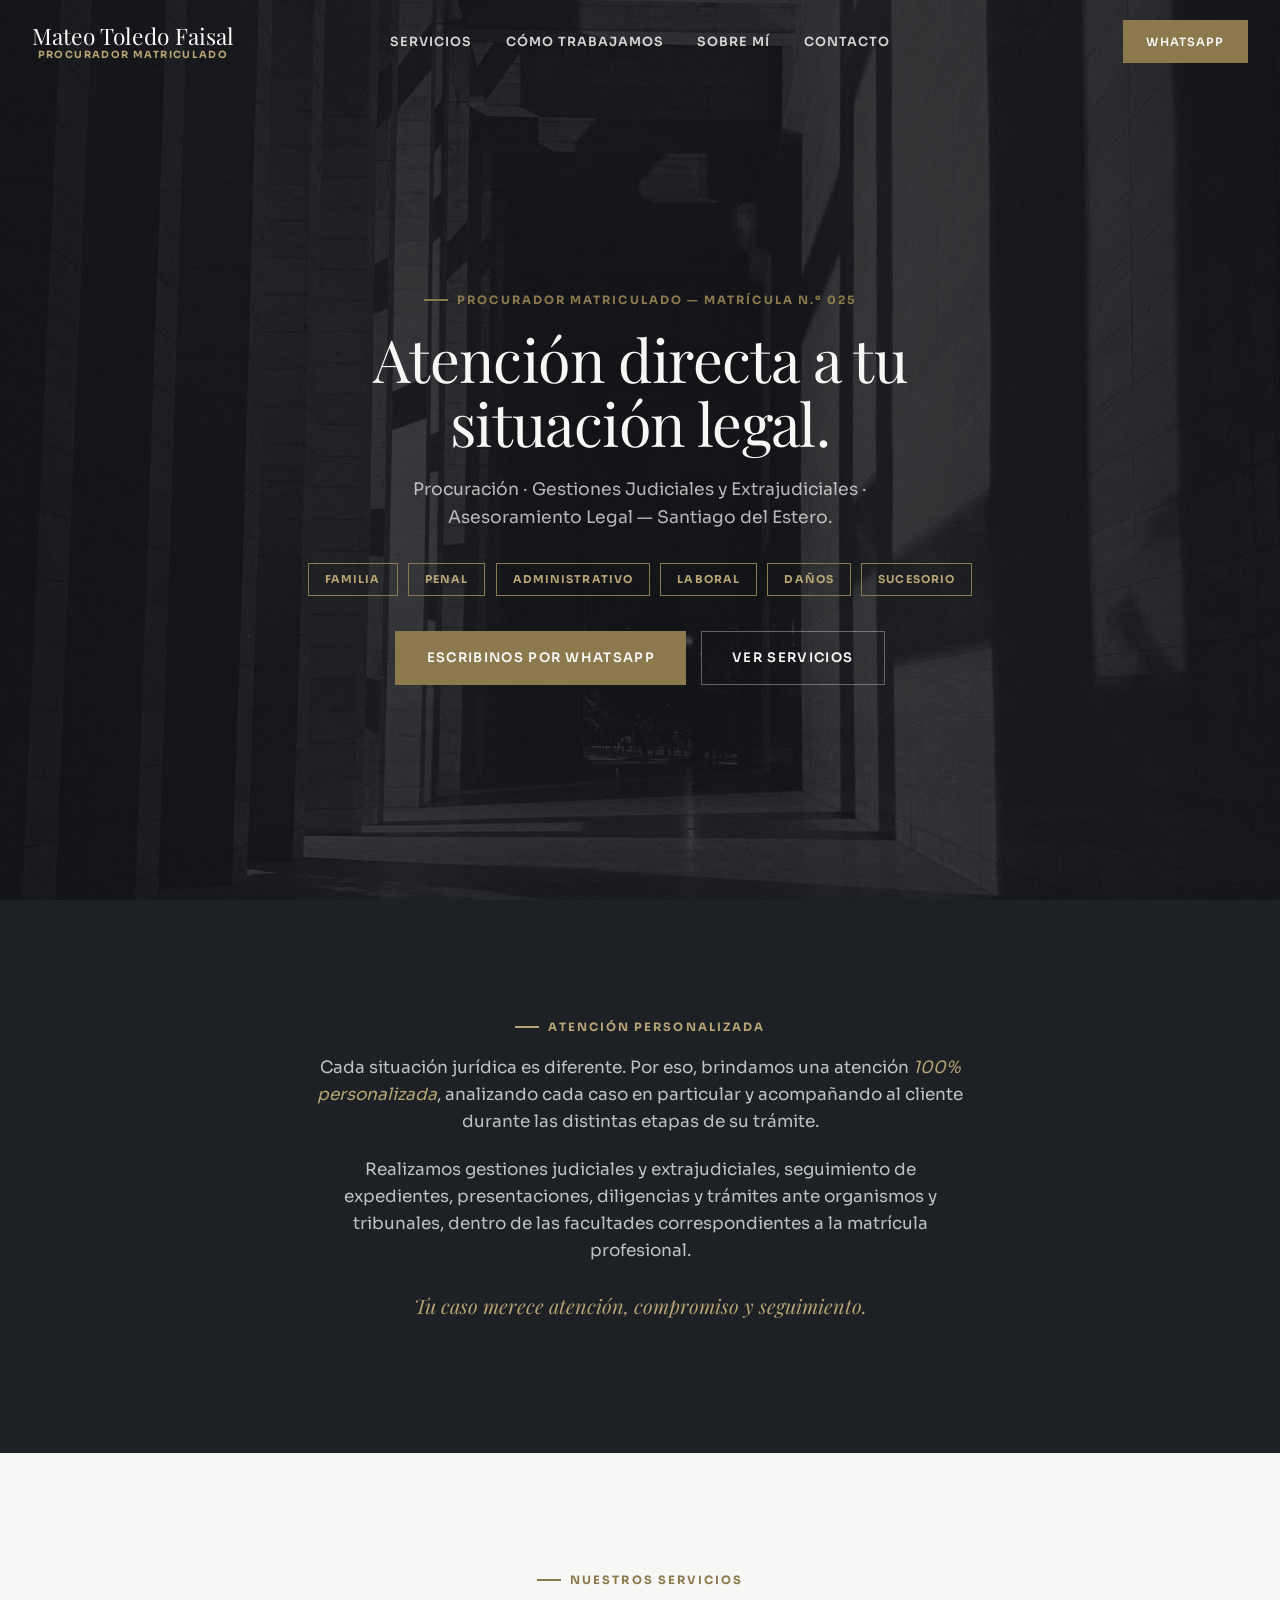
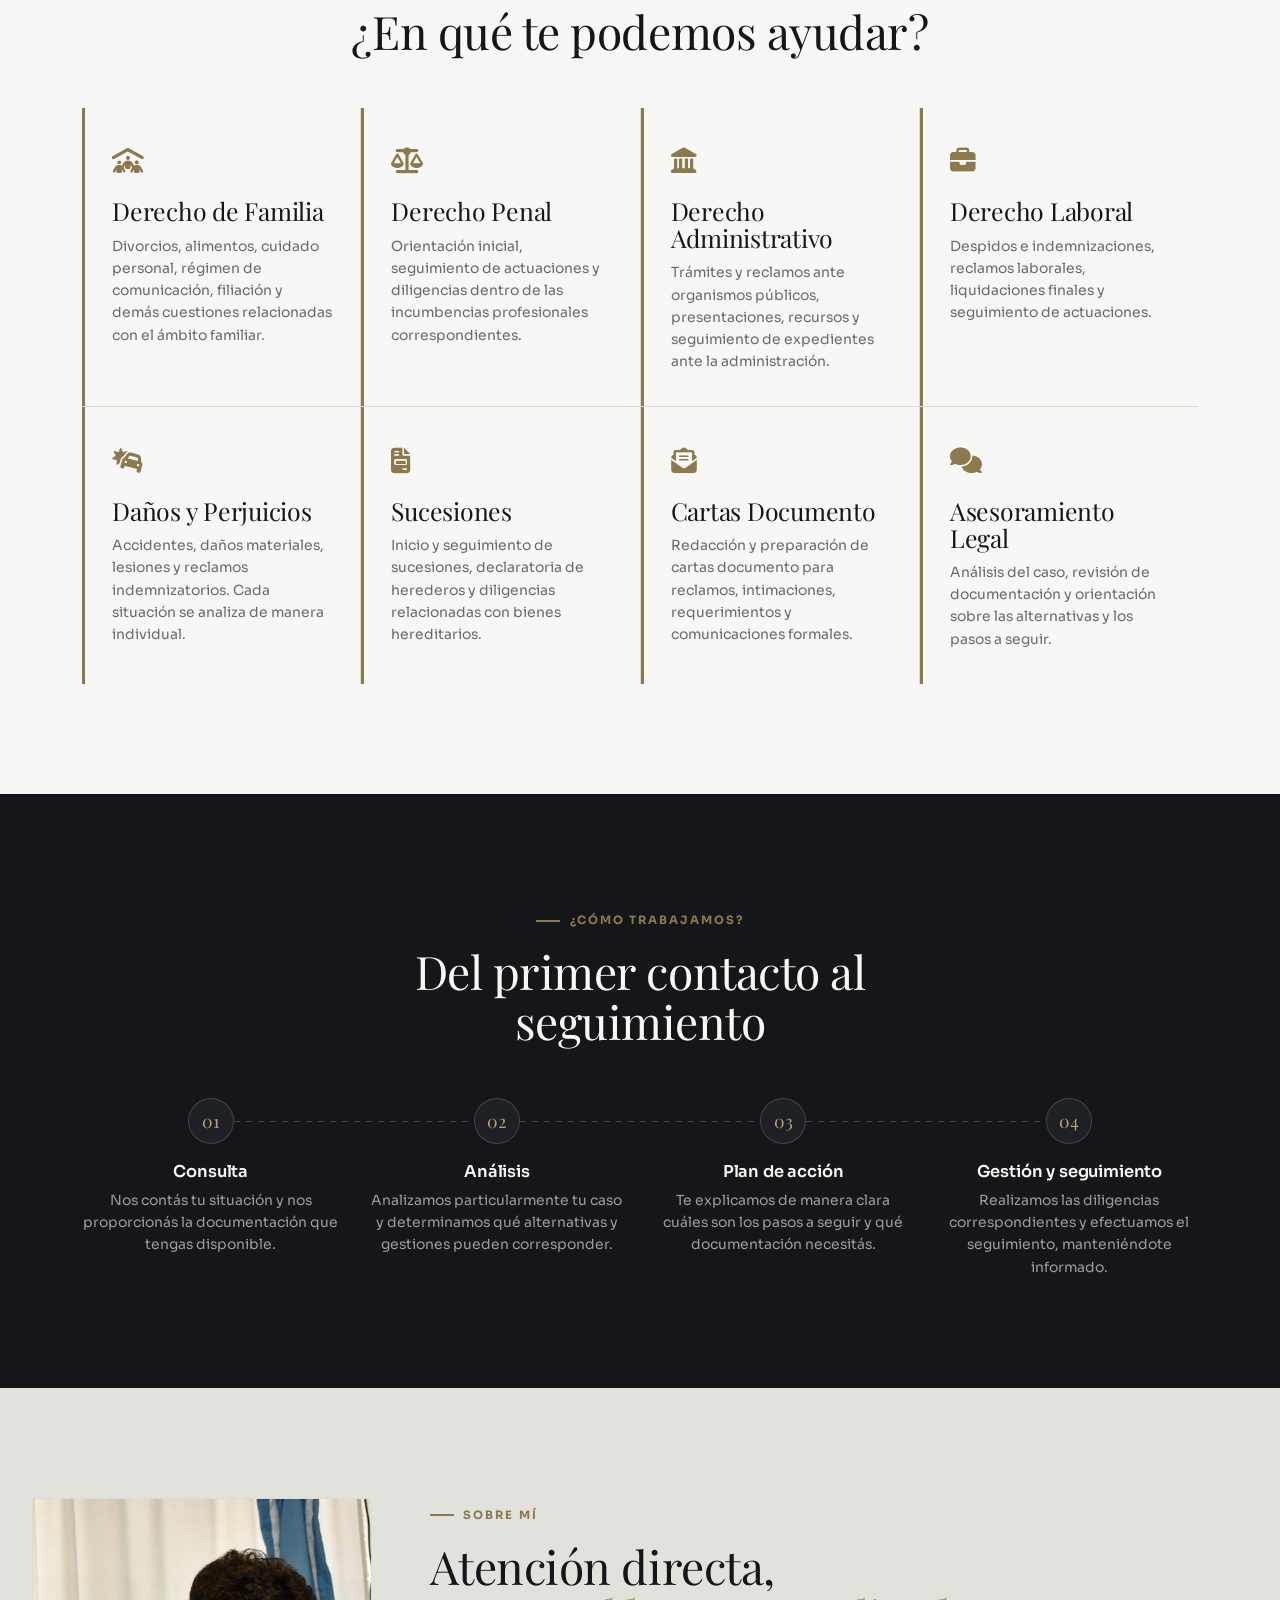
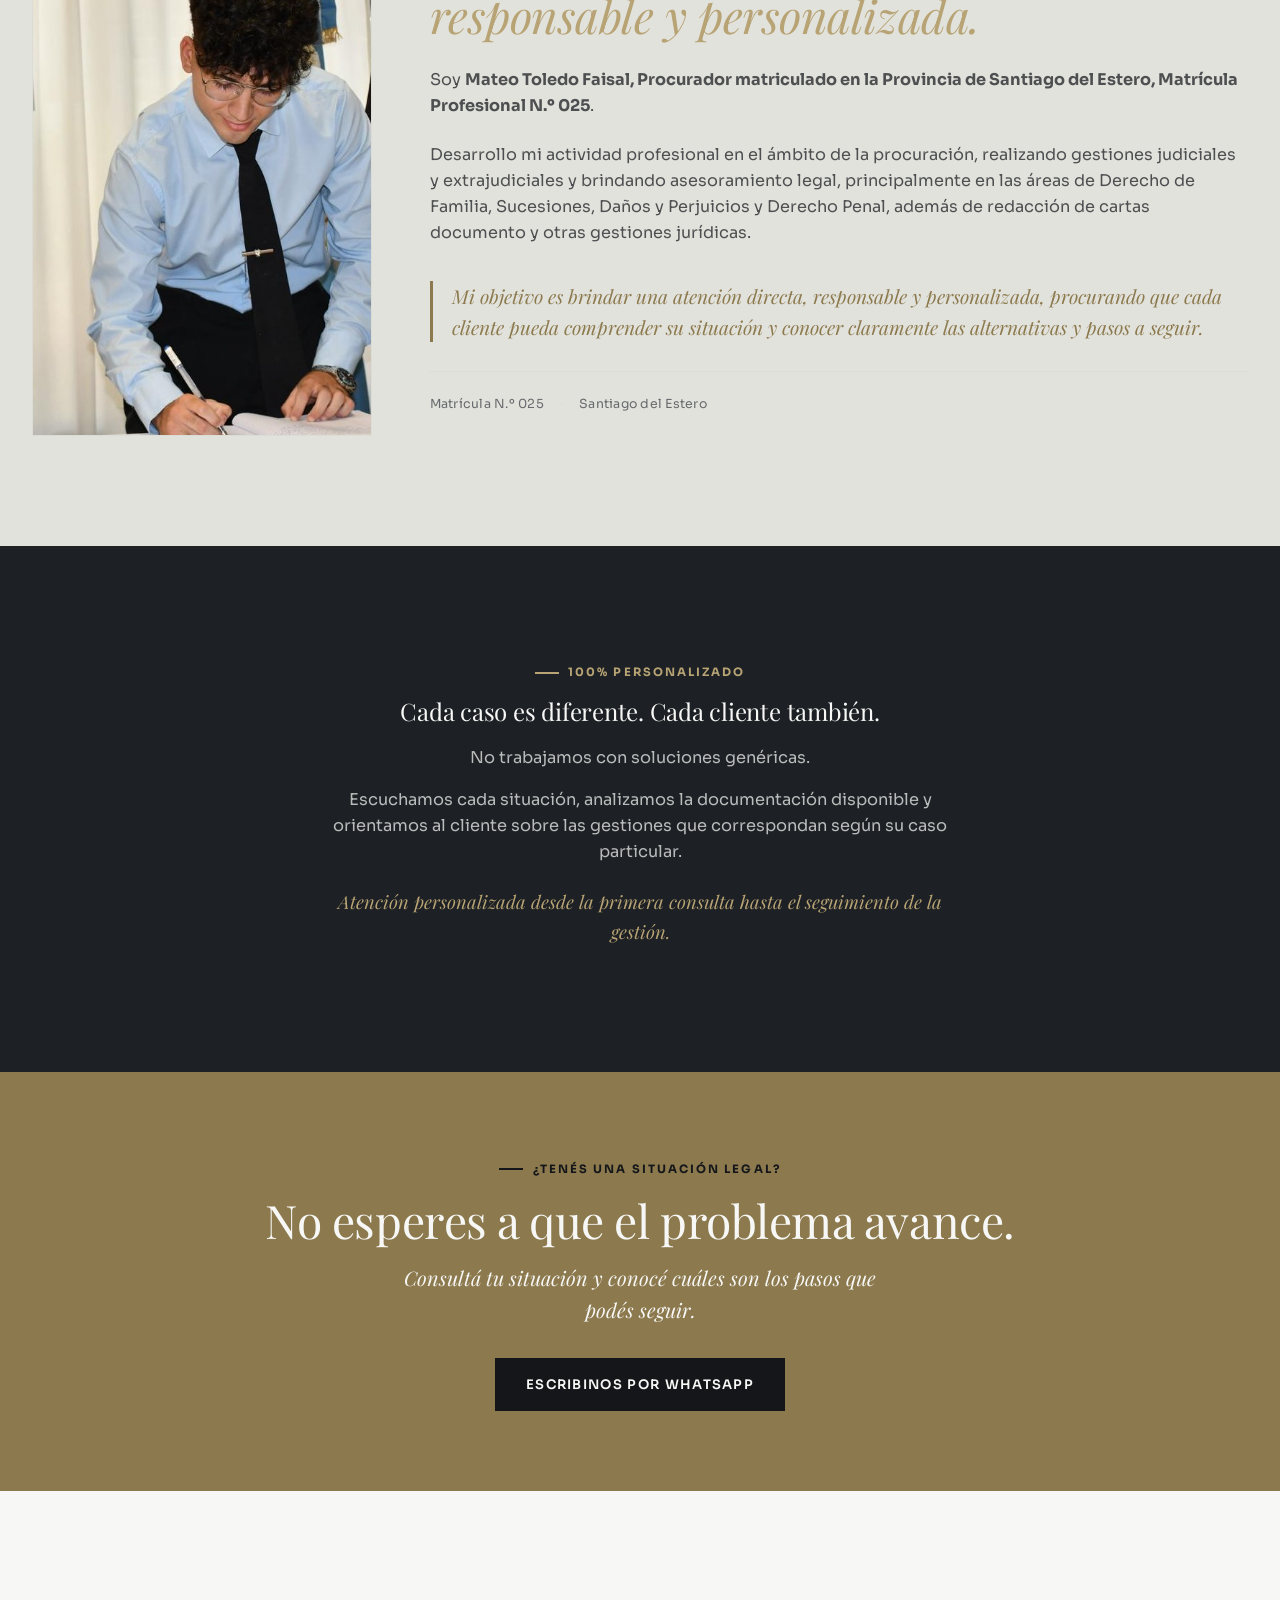
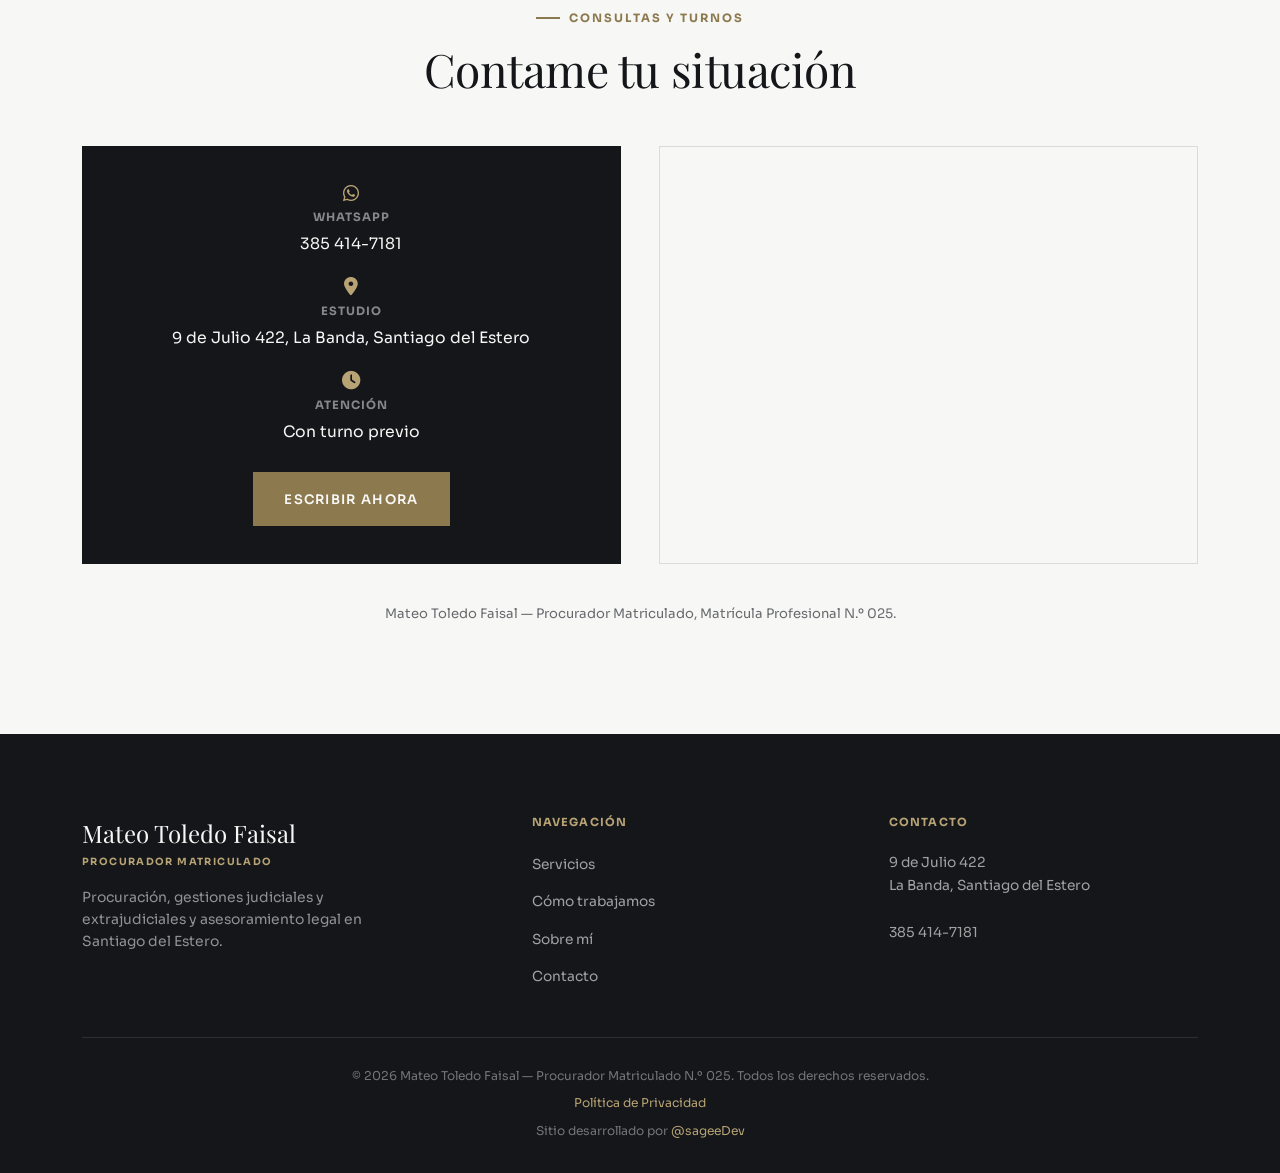
<file: index.html>
<!doctype html>
<html lang="es-AR">
<head>
<meta charset="UTF-8">
<meta name="viewport" content="width=device-width, initial-scale=1.0">
<meta name="color-scheme" content="only light">
<title>Mateo Toledo Faisal — Procurador Matriculado en Santiago del Estero</title>
<meta name="description" content="Mateo Toledo Faisal, Procurador Matriculado N.º 025 en Santiago del Estero. Procuración, gestiones judiciales y extrajudiciales, y asesoramiento legal en Familia, Penal, Administrativo, Laboral y Daños y Perjuicios.">
<link rel="canonical" href="https://www.mateotoledofaisal.com.ar/">
<meta property="og:type" content="website">
<meta property="og:url" content="https://www.mateotoledofaisal.com.ar/">
<meta property="og:title" content="Mateo Toledo Faisal — Procurador Matriculado en Santiago del Estero">
<meta property="og:description" content="Procuración, gestiones judiciales y extrajudiciales, y asesoramiento legal. Atención personalizada para cada caso.">
<meta property="og:image" content="https://i.imgur.com/kvM0qAj.png">
<meta property="og:image:width" content="1200">
<meta property="og:image:height" content="630">
<meta property="og:image:type" content="image/png">
<meta property="og:locale" content="es_AR">
<meta name="twitter:card" content="summary_large_image">
<meta name="twitter:title" content="Mateo Toledo Faisal — Procurador Matriculado en Santiago del Estero">
<meta name="twitter:description" content="Procuración, gestiones judiciales y extrajudiciales, y asesoramiento legal. Atención personalizada para cada caso.">
<meta name="twitter:image" content="https://i.imgur.com/kvM0qAj.png">
<link rel="icon" type="image/png" href="./favicon.png">
<link rel="preconnect" href="https://fonts.googleapis.com">
<link rel="preconnect" href="https://fonts.gstatic.com" crossorigin>
<link href="https://fonts.googleapis.com/css2?family=Playfair+Display:ital,wght@0,400;0,500;0,600;0,700;1,400;1,500&family=Sora:wght@400;500;600;700&display=swap" rel="stylesheet">
<link rel="stylesheet" href="https://cdnjs.cloudflare.com/ajax/libs/font-awesome/6.5.1/css/all.min.css">
<link rel="stylesheet" href="./styles.css?v=21">
<script type="application/ld+json">
{
  "@context": "https://schema.org",
  "@type": "LegalService",
  "name": "Mateo Toledo Faisal — Procurador Matriculado",
  "image": "https://i.imgur.com/kvM0qAj.png",
  "description": "Procuración, gestiones judiciales y extrajudiciales, y asesoramiento legal en Derecho de Familia, Penal, Administrativo, Laboral, Daños y Perjuicios y Sucesiones.",
  "url": "https://www.mateotoledofaisal.com.ar/",
  "telephone": "+5493854147181",
  "address": {
    "@type": "PostalAddress",
    "streetAddress": "9 de Julio 422",
    "addressLocality": "La Banda, Santiago del Estero",
    "addressCountry": "AR"
  },
  "areaServed": "Santiago del Estero, Argentina",
  "founder": {
    "@type": "Person",
    "name": "Mateo Toledo Faisal",
    "jobTitle": "Procurador Matriculado — Matrícula Profesional N.º 025"
  }
}
</script>
</head>
<body>

<div class="burger" id="burger" role="button" tabindex="0" aria-label="Abrir menú"><span></span><span></span><span></span></div>
<div id="moverlay"></div>
<nav id="mnav">
  <div class="mnav-brand">
    <div class="h-brand-main">Mateo Toledo Faisal</div>
    <div class="h-brand-sub">Procurador Matriculado</div>
  </div>
  <div class="mnav-divider"></div>
  <a href="#atencion">Inicio</a>
  <a href="#servicios">Servicios</a>
  <a href="#proceso">Cómo trabajamos</a>
  <a href="#sobre">Sobre mí</a>
  <a href="#contacto">Contacto</a>
  <a href="https://wa.me/5493854147181?text=Hola%20Mateo%2C%20quisiera%20realizar%20una%20consulta%20sobre%20mi%20situaci%C3%B3n%20y%20conocer%20c%C3%B3mo%20puedo%20proceder." target="_blank" rel="noopener" class="btn btn-primary">Escribinos por WhatsApp</a>
</nav>

<header class="site" id="siteHeader">
  <div class="h-inner">
    <a href="#hero" class="h-brand">
      <span class="h-brand-main">Mateo Toledo Faisal</span>
      <span class="h-brand-sub">Procurador Matriculado</span>
    </a>
    <nav class="desk">
      <a href="#servicios">Servicios</a>
      <a href="#proceso">Cómo trabajamos</a>
      <a href="#sobre">Sobre mí</a>
      <a href="#contacto">Contacto</a>
    </nav>
    <div class="h-cta">
      <a href="https://wa.me/5493854147181?text=Hola%20Mateo%2C%20quisiera%20realizar%20una%20consulta%20sobre%20mi%20situaci%C3%B3n%20y%20conocer%20c%C3%B3mo%20puedo%20proceder." target="_blank" rel="noopener" class="btn btn-primary btn-sm">WhatsApp</a>
    </div>
  </div>
</header>

<main>

  <!-- HERO -->
  <section id="hero">
    <div class="hero-bg" aria-hidden="true"><img src="./hero-bg.jpg" alt=""></div>
    <div class="hero-grain" aria-hidden="true"></div>
    <div class="wrap hero-inner">
      <span class="eyebrow reveal">Procurador Matriculado — Matrícula N.º 025</span>
      <h1 class="reveal" style="transition-delay:.06s">Atención directa a tu situación legal.</h1>
      <p class="lead reveal" style="transition-delay:.12s">Procuración · Gestiones Judiciales y Extrajudiciales · Asesoramiento Legal — Santiago del Estero.</p>
      <div class="hero-tags reveal" style="transition-delay:.18s">
        <span class="hero-tag">Familia</span>
        <span class="hero-tag">Penal</span>
        <span class="hero-tag">Administrativo</span>
        <span class="hero-tag">Laboral</span>
        <span class="hero-tag">Daños</span>
        <span class="hero-tag">Sucesorio</span>
      </div>
      <div class="hero-ctas reveal" style="transition-delay:.24s">
        <a href="https://wa.me/5493854147181?text=Hola%20Mateo%2C%20quisiera%20realizar%20una%20consulta%20sobre%20mi%20situaci%C3%B3n%20y%20conocer%20c%C3%B3mo%20puedo%20proceder." target="_blank" rel="noopener" class="btn btn-primary">Escribinos por WhatsApp</a>
        <a href="#servicios" class="btn btn-ghost-dark">Ver servicios</a>
      </div>
    </div>
  </section>

  <!-- ATENCION PERSONALIZADA -->
  <section id="atencion">
    <div class="wrap atencion-inner reveal">
      <span class="eyebrow eyebrow-light" style="justify-content:center;">Atención personalizada</span>
      <p>Cada situación jurídica es diferente. Por eso, brindamos una atención <em>100% personalizada</em>, analizando cada caso en particular y acompañando al cliente durante las distintas etapas de su trámite.</p>
      <p>Realizamos gestiones judiciales y extrajudiciales, seguimiento de expedientes, presentaciones, diligencias y trámites ante organismos y tribunales, dentro de las facultades correspondientes a la matrícula profesional.</p>
      <p class="closing">Tu caso merece atención, compromiso y seguimiento.</p>
    </div>
  </section>

  <!-- SERVICIOS -->
  <section id="servicios">
    <div class="wrap">
      <div class="sec-head reveal">
        <span class="eyebrow" style="justify-content:center;">Nuestros servicios</span>
        <h2>¿En qué te podemos ayudar?</h2>
      </div>
      <div class="srv-grid">
        <div class="srv-card reveal">
          <div class="srv-icon"><i class="fa-solid fa-people-roof"></i></div>
          <h3>Derecho de Familia</h3>
          <p>Divorcios, alimentos, cuidado personal, régimen de comunicación, filiación y demás cuestiones relacionadas con el ámbito familiar.</p>
        </div>
        <div class="srv-card reveal" style="transition-delay:.05s">
          <div class="srv-icon"><i class="fa-solid fa-scale-balanced"></i></div>
          <h3>Derecho Penal</h3>
          <p>Orientación inicial, seguimiento de actuaciones y diligencias dentro de las incumbencias profesionales correspondientes.</p>
        </div>
        <div class="srv-card reveal" style="transition-delay:.1s">
          <div class="srv-icon"><i class="fa-solid fa-landmark"></i></div>
          <h3>Derecho Administrativo</h3>
          <p>Trámites y reclamos ante organismos públicos, presentaciones, recursos y seguimiento de expedientes ante la administración.</p>
        </div>
        <div class="srv-card reveal" style="transition-delay:.15s">
          <div class="srv-icon"><i class="fa-solid fa-briefcase"></i></div>
          <h3>Derecho Laboral</h3>
          <p>Despidos e indemnizaciones, reclamos laborales, liquidaciones finales y seguimiento de actuaciones.</p>
        </div>
        <div class="srv-card reveal" style="transition-delay:.2s">
          <div class="srv-icon"><i class="fa-solid fa-car-burst"></i></div>
          <h3>Daños y Perjuicios</h3>
          <p>Accidentes, daños materiales, lesiones y reclamos indemnizatorios. Cada situación se analiza de manera individual.</p>
        </div>
        <div class="srv-card reveal" style="transition-delay:.25s">
          <div class="srv-icon"><i class="fa-solid fa-file-invoice"></i></div>
          <h3>Sucesiones</h3>
          <p>Inicio y seguimiento de sucesiones, declaratoria de herederos y diligencias relacionadas con bienes hereditarios.</p>
        </div>
        <div class="srv-card reveal" style="transition-delay:.3s">
          <div class="srv-icon"><i class="fa-solid fa-envelope-open-text"></i></div>
          <h3>Cartas Documento</h3>
          <p>Redacción y preparación de cartas documento para reclamos, intimaciones, requerimientos y comunicaciones formales.</p>
        </div>
        <div class="srv-card reveal" style="transition-delay:.35s">
          <div class="srv-icon"><i class="fa-solid fa-comments"></i></div>
          <h3>Asesoramiento Legal</h3>
          <p>Análisis del caso, revisión de documentación y orientación sobre las alternativas y los pasos a seguir.</p>
        </div>
      </div>
    </div>
  </section>

  <!-- COMO TRABAJAMOS -->
  <section id="proceso" class="on-dark">
    <div class="wrap">
      <div class="sec-head reveal">
        <span class="eyebrow" style="justify-content:center;">¿Cómo trabajamos?</span>
        <h2>Del primer contacto al seguimiento</h2>
      </div>
      <div class="proc-steps">
        <div class="proc-step reveal">
          <div class="proc-num">01</div>
          <h3>Consulta</h3>
          <p>Nos contás tu situación y nos proporcionás la documentación que tengas disponible.</p>
        </div>
        <div class="proc-step reveal" style="transition-delay:.08s">
          <div class="proc-num">02</div>
          <h3>Análisis</h3>
          <p>Analizamos particularmente tu caso y determinamos qué alternativas y gestiones pueden corresponder.</p>
        </div>
        <div class="proc-step reveal" style="transition-delay:.16s">
          <div class="proc-num">03</div>
          <h3>Plan de acción</h3>
          <p>Te explicamos de manera clara cuáles son los pasos a seguir y qué documentación necesitás.</p>
        </div>
        <div class="proc-step reveal" style="transition-delay:.24s">
          <div class="proc-num">04</div>
          <h3>Gestión y seguimiento</h3>
          <p>Realizamos las diligencias correspondientes y efectuamos el seguimiento, manteniéndote informado.</p>
        </div>
      </div>
    </div>
  </section>

  <!-- SOBRE MI -->
  <section id="sobre">
    <div class="wrap wrap-wide">
      <div class="sobre-layout">
        <div class="sobre-photo reveal-left">
          <img src="./mateo-firmando.jpg" alt="Mateo Toledo Faisal firmando su matrícula profesional de Procurador">
        </div>
        <div class="reveal">
          <span class="eyebrow">Sobre mí</span>
          <h2>Atención directa,<br><em>responsable y personalizada.</em></h2>
          <div class="sobre-bio">
            <p>Soy <strong>Mateo Toledo Faisal, Procurador matriculado en la Provincia de Santiago del Estero, Matrícula Profesional N.º 025</strong>.</p>
            <p>Desarrollo mi actividad profesional en el ámbito de la procuración, realizando gestiones judiciales y extrajudiciales y brindando asesoramiento legal, principalmente en las áreas de Derecho de Familia, Sucesiones, Daños y Perjuicios y Derecho Penal, además de redacción de cartas documento y otras gestiones jurídicas.</p>
            <blockquote class="quote">Mi objetivo es brindar una atención directa, responsable y personalizada, procurando que cada cliente pueda comprender su situación y conocer claramente las alternativas y pasos a seguir.</blockquote>
          </div>
          <div class="sobre-meta">
            <span>Matrícula N.º 025</span>
            <span>Santiago del Estero</span>
          </div>
        </div>
      </div>
    </div>
  </section>

  <!-- 100% PERSONALIZADO -->
  <section id="personalizado">
    <div class="wrap personalizado-inner reveal">
      <span class="eyebrow eyebrow-light" style="justify-content:center;">100% Personalizado</span>
      <h3>Cada caso es diferente. Cada cliente también.</h3>
      <p>No trabajamos con soluciones genéricas.</p>
      <p>Escuchamos cada situación, analizamos la documentación disponible y orientamos al cliente sobre las gestiones que correspondan según su caso particular.</p>
      <p class="closing">Atención personalizada desde la primera consulta hasta el seguimiento de la gestión.</p>
    </div>
  </section>

  <!-- CTA FINAL -->
  <section id="cta-final">
    <div class="wrap reveal">
      <span class="eyebrow" style="justify-content:center;">¿Tenés una situación legal?</span>
      <h2>No esperes a que el problema avance.</h2>
      <p class="lead-italic">Consultá tu situación y conocé cuáles son los pasos que podés seguir.</p>
      <a href="https://wa.me/5493854147181?text=Hola%20Mateo%2C%20quisiera%20realizar%20una%20consulta%20sobre%20mi%20situaci%C3%B3n%20y%20conocer%20c%C3%B3mo%20puedo%20proceder." target="_blank" rel="noopener" class="btn btn-on-accent">Escribinos por WhatsApp</a>
    </div>
  </section>

  <!-- CONTACTO -->
  <section id="contacto">
    <div class="wrap">
      <div class="sec-head reveal">
        <span class="eyebrow" style="justify-content:center;">Consultas y turnos</span>
        <h2>Contame tu situación</h2>
      </div>
      <div class="contacto-grid">
        <div class="contacto-card reveal-left">
          <div class="c-row"><i class="c-icon fa-brands fa-whatsapp"></i><strong>WhatsApp</strong><a class="c-data" href="https://wa.me/5493854147181?text=Hola%20Mateo%2C%20quisiera%20realizar%20una%20consulta%20sobre%20mi%20situaci%C3%B3n%20y%20conocer%20c%C3%B3mo%20puedo%20proceder." target="_blank">385 414-7181</a></div>
          <div class="c-row"><i class="c-icon fa-solid fa-location-dot"></i><strong>Estudio</strong><span class="c-data">9 de Julio 422, La Banda, Santiago del Estero</span></div>
          <div class="c-row"><i class="c-icon fa-solid fa-clock"></i><strong>Atención</strong><span class="c-data">Con turno previo</span></div>
          <a href="https://wa.me/5493854147181?text=Hola%20Mateo%2C%20quisiera%20realizar%20una%20consulta%20sobre%20mi%20situaci%C3%B3n%20y%20conocer%20c%C3%B3mo%20puedo%20proceder." target="_blank" rel="noopener" class="btn btn-primary">Escribir ahora</a>
        </div>
        <div class="contacto-map reveal-right">
          <iframe src="https://www.google.com/maps?q=9+de+Julio+422,+La+Banda,+Santiago+del+Estero,+Argentina&output=embed" loading="lazy" referrerpolicy="no-referrer-when-downgrade" title="Ubicación del estudio"></iframe>
        </div>
      </div>
      <p class="contacto-note">Mateo Toledo Faisal — Procurador Matriculado, Matrícula Profesional N.º 025.</p>
    </div>
  </section>

</main>

<footer class="site">
  <div class="wrap">
    <div class="f-grid">
      <div class="f-brand">
        <span class="h-brand-main">Mateo Toledo Faisal</span>
        <span class="h-brand-sub">Procurador Matriculado</span>
        <p>Procuración, gestiones judiciales y extrajudiciales y asesoramiento legal en Santiago del Estero.</p>
      </div>
      <div class="f-col">
        <h4>Navegación</h4>
        <ul>
          <li><a href="#servicios">Servicios</a></li>
          <li><a href="#proceso">Cómo trabajamos</a></li>
          <li><a href="#sobre">Sobre mí</a></li>
          <li><a href="#contacto">Contacto</a></li>
        </ul>
      </div>
      <div class="f-col">
        <h4>Contacto</h4>
        <address>
          9 de Julio 422<br>La Banda, Santiago del Estero<br><br>
          <a href="https://wa.me/5493854147181">385 414-7181</a>
        </address>
      </div>
    </div>
    <div class="f-bottom">
      <span>© 2026 Mateo Toledo Faisal — Procurador Matriculado N.º 025. Todos los derechos reservados.</span>
      <span><a href="privacidad.html">Política de Privacidad</a></span>
      <span>Sitio desarrollado por <a href="https://instagram.com/sageeDev" target="_blank" rel="noopener">@sageeDev</a></span>
    </div>
  </div>
</footer>

<a href="https://wa.me/5493854147181?text=Hola%20Mateo%2C%20quisiera%20realizar%20una%20consulta%20sobre%20mi%20situaci%C3%B3n%20y%20conocer%20c%C3%B3mo%20puedo%20proceder." target="_blank" rel="noopener" class="fab-wa" id="waFloat" aria-label="Escribir por WhatsApp"><i class="fa-brands fa-whatsapp"></i></a>
<button class="back-to-top" id="backToTop" aria-label="Volver arriba"><i class="fa-solid fa-arrow-up"></i></button>

<script src="./main.js"></script>
</body>
</html>
</file>
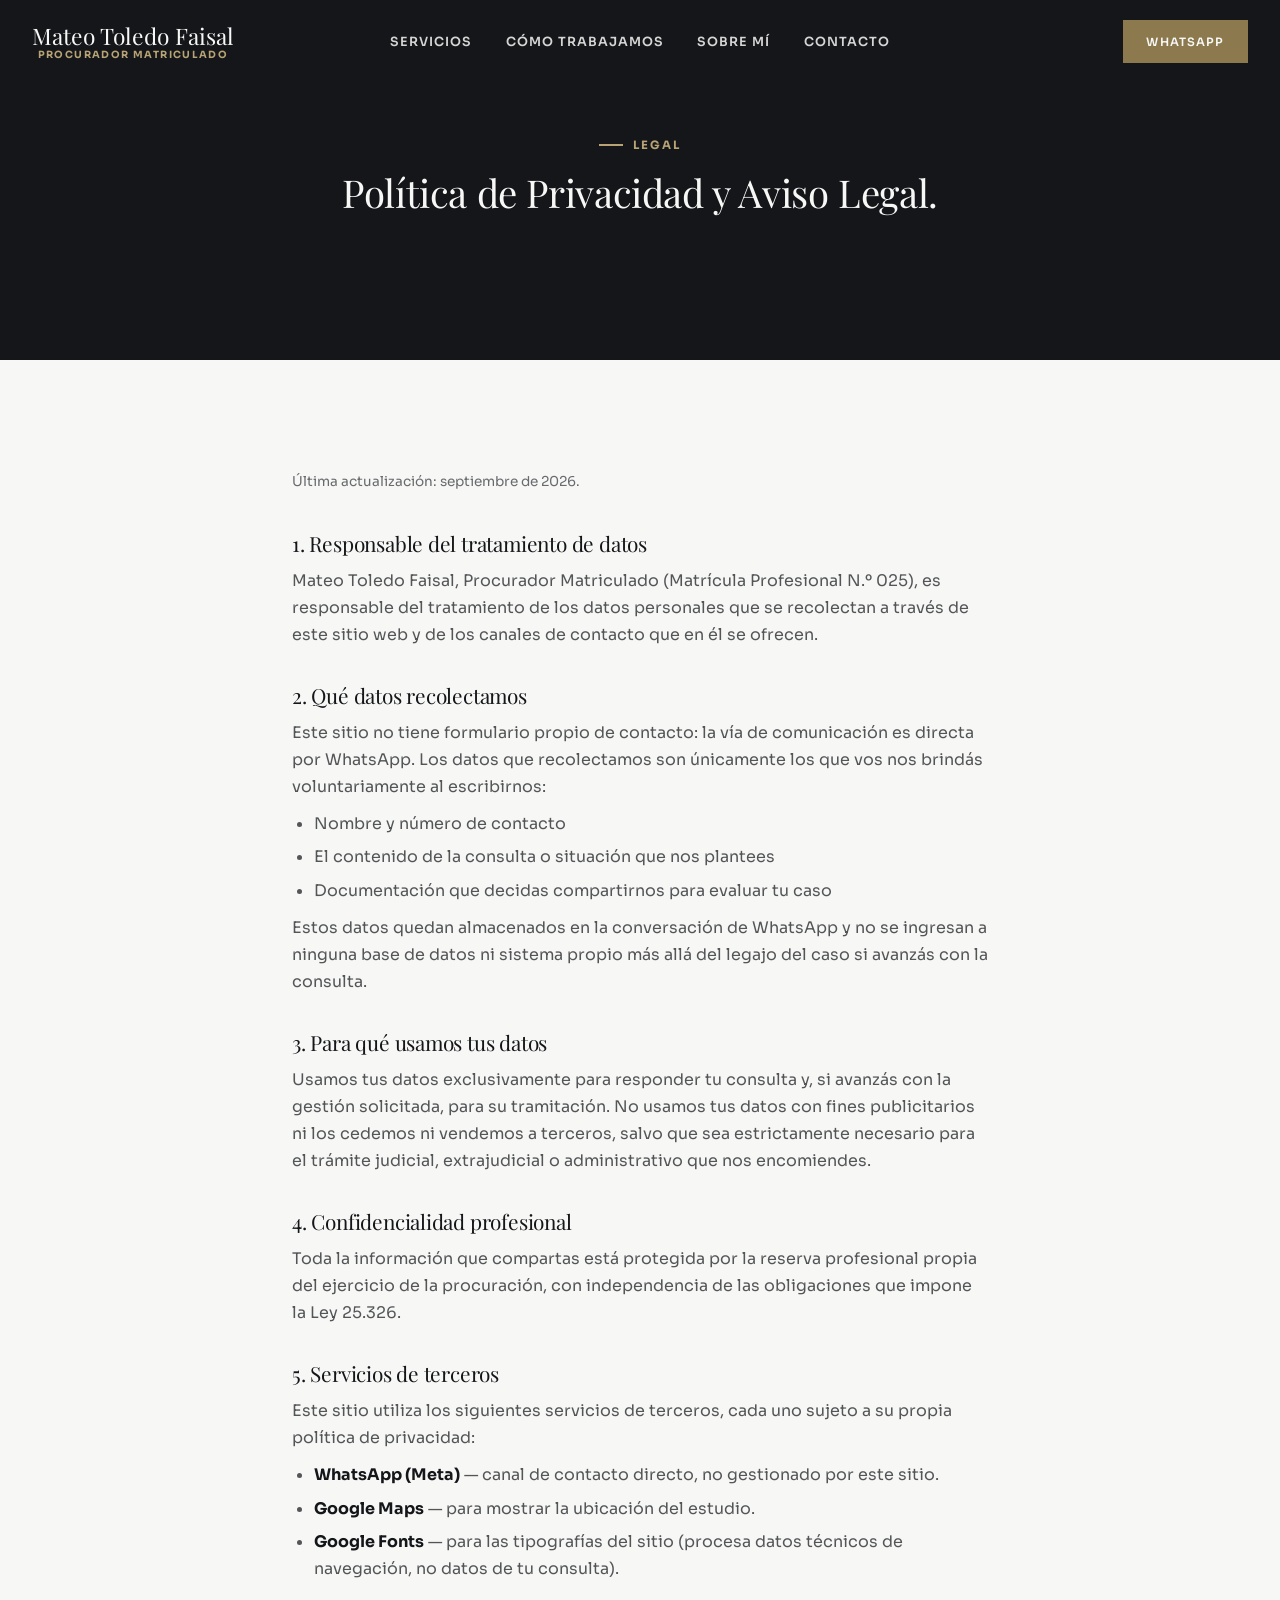
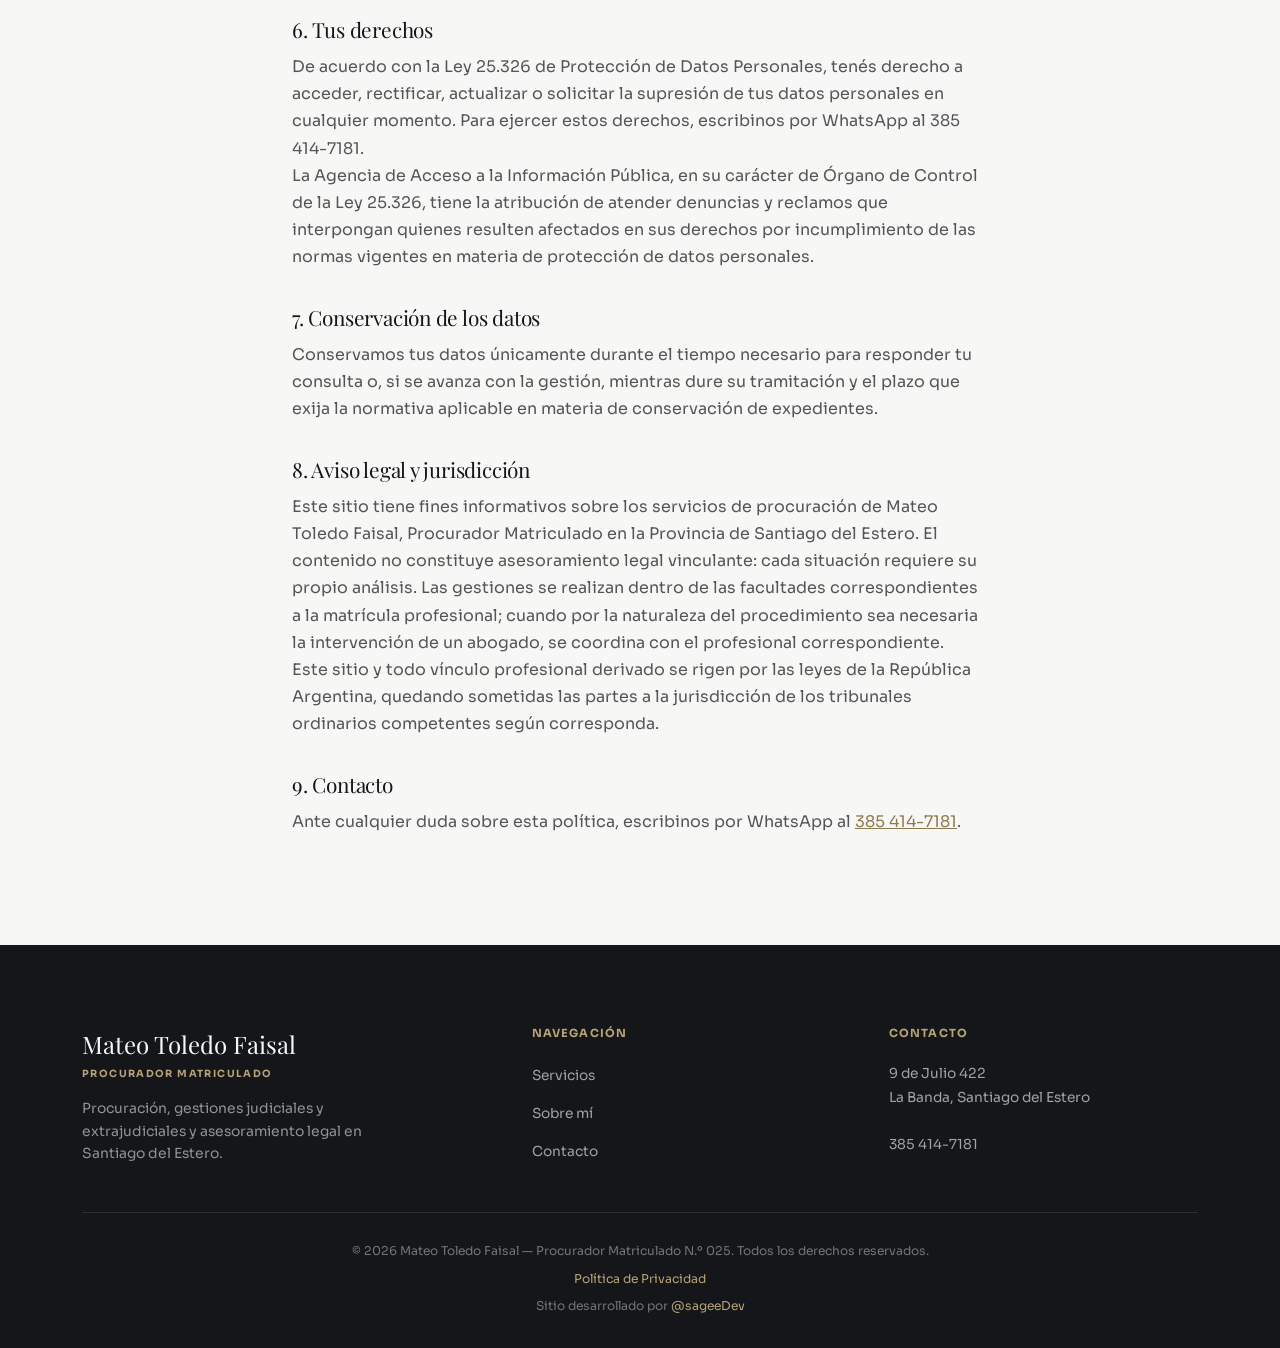
<file: privacidad.html>
<!doctype html>
<html lang="es-AR">
<head>
<meta charset="UTF-8">
<meta name="viewport" content="width=device-width, initial-scale=1.0">
<meta name="color-scheme" content="only light">
<title>Política de Privacidad — Mateo Toledo Faisal</title>
<meta name="description" content="Cómo se recolectan, usan y protegen los datos personales de quienes contactan a Mateo Toledo Faisal, Procurador Matriculado, conforme a la Ley 25.326 de Protección de Datos Personales.">
<meta name="robots" content="noindex, follow">
<link rel="canonical" href="https://www.mateotoledofaisal.com.ar/privacidad.html">
<link rel="icon" type="image/png" href="./favicon.png">
<link rel="preconnect" href="https://fonts.googleapis.com">
<link rel="preconnect" href="https://fonts.gstatic.com" crossorigin>
<link href="https://fonts.googleapis.com/css2?family=Playfair+Display:ital,wght@0,400;0,500;0,600;0,700;1,400;1,500&family=Sora:wght@400;500;600;700&display=swap" rel="stylesheet">
<link rel="stylesheet" href="https://cdnjs.cloudflare.com/ajax/libs/font-awesome/6.5.1/css/all.min.css">
<link rel="stylesheet" href="./styles.css?v=21">
<style>
  .legal-hero { min-height: 40vh; display: flex; align-items: center; background: var(--ink); text-align: center; padding-top: 92px; }
  .legal-hero .eyebrow { justify-content: center; }
  .legal-hero h1 { color: var(--paper); font-size: clamp(1.8rem, 3.4vw, 2.4rem); }
  .legal { max-width: 760px; margin: 0 auto; text-align: left; }
  .legal h2 { font-family: var(--serif); font-weight: 400; font-size: 1.3rem; color: var(--ink); margin: 2.2rem 0 .8rem; }
  .legal h2:first-of-type { margin-top: 0; }
  .legal p, .legal li { color: rgba(20,22,26,.72); line-height: 1.7; }
  .legal ul { padding-left: 1.4rem; margin: .6rem 0; list-style: disc; }
  .legal li { margin-bottom: .4rem; }
  .legal .updated { color: var(--muted); font-size: .85rem; margin-bottom: 2.4rem; }
  .legal strong { color: var(--ink); }
  .legal a { color: var(--accent); text-decoration: underline; }
  @media (max-width: 768px) {
    .legal { text-align: center; }
    .legal ul { display: inline-block; text-align: left; margin: .6rem auto; }
  }
</style>
</head>
<body>

<div class="burger" id="burger" role="button" tabindex="0" aria-label="Abrir menú"><span></span><span></span><span></span></div>
<div id="moverlay"></div>
<nav id="mnav">
  <div class="mnav-brand">
    <div class="h-brand-main">Mateo Toledo Faisal</div>
    <div class="h-brand-sub">Procurador Matriculado</div>
  </div>
  <div class="mnav-divider"></div>
  <a href="index.html">Inicio</a>
  <a href="index.html#servicios">Servicios</a>
  <a href="index.html#sobre">Sobre mí</a>
  <a href="index.html#contacto">Contacto</a>
  <a href="https://wa.me/5493854147181?text=Hola%20Mateo%2C%20quisiera%20realizar%20una%20consulta%20sobre%20mi%20situaci%C3%B3n%20y%20conocer%20c%C3%B3mo%20puedo%20proceder." target="_blank" rel="noopener" class="btn btn-primary">Escribinos por WhatsApp</a>
</nav>

<header class="site sc" id="siteHeader">
  <div class="h-inner">
    <a href="index.html" class="h-brand">
      <span class="h-brand-main">Mateo Toledo Faisal</span>
      <span class="h-brand-sub">Procurador Matriculado</span>
    </a>
    <nav class="desk">
      <a href="index.html#servicios">Servicios</a>
      <a href="index.html#proceso">Cómo trabajamos</a>
      <a href="index.html#sobre">Sobre mí</a>
      <a href="index.html#contacto">Contacto</a>
    </nav>
    <div class="h-cta">
      <a href="https://wa.me/5493854147181?text=Hola%20Mateo%2C%20quisiera%20realizar%20una%20consulta%20sobre%20mi%20situaci%C3%B3n%20y%20conocer%20c%C3%B3mo%20puedo%20proceder." target="_blank" rel="noopener" class="btn btn-primary btn-sm">WhatsApp</a>
    </div>
  </div>
</header>

<main>
  <section class="legal-hero">
    <div class="wrap">
      <span class="eyebrow eyebrow-light">Legal</span>
      <h1>Política de Privacidad y Aviso Legal.</h1>
    </div>
  </section>

  <section>
    <div class="wrap legal">
      <p class="updated">Última actualización: septiembre de 2026.</p>

      <h2>1. Responsable del tratamiento de datos</h2>
      <p>Mateo Toledo Faisal, Procurador Matriculado (Matrícula Profesional N.º 025), es responsable del tratamiento de los datos personales que se recolectan a través de este sitio web y de los canales de contacto que en él se ofrecen.</p>

      <h2>2. Qué datos recolectamos</h2>
      <p>Este sitio no tiene formulario propio de contacto: la vía de comunicación es directa por WhatsApp. Los datos que recolectamos son únicamente los que vos nos brindás voluntariamente al escribirnos:</p>
      <ul>
        <li>Nombre y número de contacto</li>
        <li>El contenido de la consulta o situación que nos plantees</li>
        <li>Documentación que decidas compartirnos para evaluar tu caso</li>
      </ul>
      <p>Estos datos quedan almacenados en la conversación de WhatsApp y no se ingresan a ninguna base de datos ni sistema propio más allá del legajo del caso si avanzás con la consulta.</p>

      <h2>3. Para qué usamos tus datos</h2>
      <p>Usamos tus datos exclusivamente para responder tu consulta y, si avanzás con la gestión solicitada, para su tramitación. No usamos tus datos con fines publicitarios ni los cedemos ni vendemos a terceros, salvo que sea estrictamente necesario para el trámite judicial, extrajudicial o administrativo que nos encomiendes.</p>

      <h2>4. Confidencialidad profesional</h2>
      <p>Toda la información que compartas está protegida por la reserva profesional propia del ejercicio de la procuración, con independencia de las obligaciones que impone la Ley 25.326.</p>

      <h2>5. Servicios de terceros</h2>
      <p>Este sitio utiliza los siguientes servicios de terceros, cada uno sujeto a su propia política de privacidad:</p>
      <ul>
        <li><strong>WhatsApp (Meta)</strong> — canal de contacto directo, no gestionado por este sitio.</li>
        <li><strong>Google Maps</strong> — para mostrar la ubicación del estudio.</li>
        <li><strong>Google Fonts</strong> — para las tipografías del sitio (procesa datos técnicos de navegación, no datos de tu consulta).</li>
      </ul>

      <h2>6. Tus derechos</h2>
      <p>De acuerdo con la Ley 25.326 de Protección de Datos Personales, tenés derecho a acceder, rectificar, actualizar o solicitar la supresión de tus datos personales en cualquier momento. Para ejercer estos derechos, escribinos por WhatsApp al 385 414-7181.</p>
      <p>La Agencia de Acceso a la Información Pública, en su carácter de Órgano de Control de la Ley 25.326, tiene la atribución de atender denuncias y reclamos que interpongan quienes resulten afectados en sus derechos por incumplimiento de las normas vigentes en materia de protección de datos personales.</p>

      <h2>7. Conservación de los datos</h2>
      <p>Conservamos tus datos únicamente durante el tiempo necesario para responder tu consulta o, si se avanza con la gestión, mientras dure su tramitación y el plazo que exija la normativa aplicable en materia de conservación de expedientes.</p>

      <h2>8. Aviso legal y jurisdicción</h2>
      <p>Este sitio tiene fines informativos sobre los servicios de procuración de Mateo Toledo Faisal, Procurador Matriculado en la Provincia de Santiago del Estero. El contenido no constituye asesoramiento legal vinculante: cada situación requiere su propio análisis. Las gestiones se realizan dentro de las facultades correspondientes a la matrícula profesional; cuando por la naturaleza del procedimiento sea necesaria la intervención de un abogado, se coordina con el profesional correspondiente.</p>
      <p>Este sitio y todo vínculo profesional derivado se rigen por las leyes de la República Argentina, quedando sometidas las partes a la jurisdicción de los tribunales ordinarios competentes según corresponda.</p>

      <h2>9. Contacto</h2>
      <p>Ante cualquier duda sobre esta política, escribinos por WhatsApp al <a href="https://wa.me/5493854147181">385 414-7181</a>.</p>
    </div>
  </section>
</main>

<footer class="site">
  <div class="wrap">
    <div class="f-grid">
      <div class="f-brand">
        <span class="h-brand-main">Mateo Toledo Faisal</span>
        <span class="h-brand-sub">Procurador Matriculado</span>
        <p>Procuración, gestiones judiciales y extrajudiciales y asesoramiento legal en Santiago del Estero.</p>
      </div>
      <div class="f-col">
        <h4>Navegación</h4>
        <ul>
          <li><a href="index.html#servicios">Servicios</a></li>
          <li><a href="index.html#sobre">Sobre mí</a></li>
          <li><a href="index.html#contacto">Contacto</a></li>
        </ul>
      </div>
      <div class="f-col">
        <h4>Contacto</h4>
        <address>
          9 de Julio 422<br>La Banda, Santiago del Estero<br><br>
          <a href="https://wa.me/5493854147181">385 414-7181</a>
        </address>
      </div>
    </div>
    <div class="f-bottom">
      <span>© 2026 Mateo Toledo Faisal — Procurador Matriculado N.º 025. Todos los derechos reservados.</span>
      <span><a href="privacidad.html">Política de Privacidad</a></span>
      <span>Sitio desarrollado por <a href="https://instagram.com/sageeDev" target="_blank" rel="noopener">@sageeDev</a></span>
    </div>
  </div>
</footer>

<script src="./main.js"></script>
</body>
</html>
</file>
<file: styles.css>
html{color-scheme:only light;scroll-behavior:smooth;overflow-x:hidden;}
*{box-sizing:border-box;margin:0;padding:0;}
:root{
  --ink:#14161A;
  --ink-2:#1D2024;
  --accent:#8C7A4E;
  --accent-light:#B7A374;
  --paper:#F7F7F5;
  --paper-2:#E2E2DC;
  --text-dark:#14161A;
  --muted:#686A6D;
  --line:#DCDCD6;
  --header-h:88px;
  --serif:'Playfair Display',serif;
  --sans:'Sora',sans-serif;
}
body{font-family:var(--sans);background:var(--paper);color:var(--text-dark);overflow-x:hidden;line-height:1.6;}
img{max-width:100%;display:block;}
a{text-decoration:none;color:inherit;}
ul{list-style:none;}
section{position:relative;padding:110px 0;overflow:hidden;scroll-margin-top:var(--header-h);}
.wrap{max-width:1180px;width:100%;margin:0 auto;padding:0 32px;}

/* ---------- typography ---------- */
h1,h2,h3{font-family:var(--serif);font-weight:400;line-height:1.08;letter-spacing:-.01em;}
h2{font-size:clamp(2rem,3.6vw,2.9rem);}
h3{font-size:1.25rem;}
em{font-style:italic;color:var(--accent-light);}
.on-dark h2,.on-dark h3{color:var(--paper);}
.on-dark em{color:var(--accent-light);}
.eyebrow{
  font-family:var(--sans);font-size:.72rem;font-weight:700;
  letter-spacing:.18em;text-transform:uppercase;color:var(--accent);
  display:inline-flex;align-items:center;gap:.6rem;margin-bottom:1.1rem;
}
.eyebrow::before{content:'';width:24px;height:2px;background:var(--accent);flex-shrink:0;}
.eyebrow-light{color:var(--accent-light);}
.eyebrow-light::before{background:var(--accent-light);}
.sec-head{max-width:640px;margin:0 auto 3.2rem;text-align:center;}
.sec-head.left{text-align:left;margin:0 0 3.2rem;}
.sec-head p{margin-top:1rem;font-size:1.02rem;color:rgba(20,22,26,.66);}
.on-dark .sec-head p{color:rgba(247,247,245,.62);}

/* ---------- buttons ---------- */
.btn{
  display:inline-flex;align-items:center;justify-content:center;gap:.6rem;
  padding:.95rem 1.9rem;border:1.5px solid transparent;
  font-family:var(--sans);font-weight:600;font-size:.82rem;
  text-transform:uppercase;letter-spacing:.1em;cursor:pointer;white-space:nowrap;
  transition:transform .3s cubic-bezier(.2,.7,.2,1),background .25s ease,color .25s ease,border-color .25s ease;
}
.btn-primary{background:var(--accent);color:var(--paper);border-color:var(--accent);}
.btn-primary:hover{transform:translateY(-3px);background:#6F5F3C;}
.btn-ghost-dark{background:transparent;color:var(--paper);border-color:rgba(247,247,245,.35);}
.btn-ghost-dark:hover{border-color:var(--paper);transform:translateY(-3px);}
.btn-ghost{background:transparent;color:var(--text-dark);border-color:rgba(20,22,26,.25);}
.btn-ghost:hover{border-color:var(--text-dark);transform:translateY(-3px);}
.btn-on-accent{background:var(--ink);color:var(--paper);border-color:var(--ink);}
.btn-on-accent:hover{background:var(--ink-2);transform:translateY(-3px);}
.btn-sm{padding:.72rem 1.4rem;font-size:.72rem;}

/* ---------- grain ---------- */
.grain::before{
  content:'';position:absolute;inset:0;pointer-events:none;z-index:0;
  opacity:.25;background-image:url("./grain.png");background-repeat:repeat;
}
.grain>.wrap{position:relative;z-index:1;}

/* ============ HEADER ============ */
header.site{
  position:fixed;top:0;left:0;width:100%;z-index:500;
  background:transparent;border-bottom:1px solid transparent;
  transition:background .35s ease,backdrop-filter .35s ease,border-color .35s ease;
}
header.site.sc{background:rgba(20,22,26,.94);backdrop-filter:blur(10px);border-bottom-color:rgba(140,122,78,.2);}
.h-inner{max-width:1280px;margin:0 auto;padding:20px 32px;display:grid;grid-template-columns:1fr auto 1fr;align-items:center;}
.h-brand{justify-self:start;display:flex;flex-direction:column;align-items:center;text-align:center;line-height:1.1;}
.h-brand-main{display:block;font-family:var(--serif);font-weight:400;font-size:1.42rem;color:var(--paper);white-space:nowrap;}
.h-brand-sub{display:block;font-family:var(--sans);font-size:.62rem;font-weight:700;letter-spacing:.14em;text-transform:uppercase;color:var(--accent-light);margin-top:2px;white-space:nowrap;}
nav.desk{justify-self:center;display:flex;gap:2.1rem;}
nav.desk a{font-size:.79rem;font-weight:600;text-transform:uppercase;letter-spacing:.08em;color:rgba(247,247,245,.85);position:relative;padding:.3rem 0;}
nav.desk a::after{content:'';position:absolute;left:0;bottom:0;width:0;height:2px;background:var(--accent-light);transition:width .3s ease;}
nav.desk a:hover::after{width:100%;}
.h-cta{justify-self:end;}

/* ---------- burger (fuera del header en el DOM) ---------- */
.burger{
  display:none;position:fixed;top:39px;right:28px;transform:translateY(-50%);
  width:21px;height:14px;z-index:700;cursor:pointer;background:transparent;border:none;
}
.burger span{display:block;position:absolute;left:0;width:100%;height:2px;background:var(--paper);border-radius:2px;transition:transform .3s ease,opacity .3s ease,top .3s ease;}
.burger span:nth-child(1){top:0;}
.burger span:nth-child(2){top:6px;}
.burger span:nth-child(3){top:12px;}
.burger.open span:nth-child(1){top:6px;transform:rotate(45deg);}
.burger.open span:nth-child(2){opacity:0;}
.burger.open span:nth-child(3){top:6px;transform:rotate(-45deg);}

/* ---------- mnav ---------- */
#mnav{position:fixed;top:0;right:-100%;width:82%;max-width:320px;height:100vh;background:var(--ink);z-index:550;padding:7rem 2.2rem 2rem;display:flex;flex-direction:column;align-items:center;transition:right .45s cubic-bezier(.2,.7,.2,1);}
#mnav.open{right:0;}
.mnav-brand{text-align:center;margin-bottom:1.4rem;}
.mnav-brand .h-brand-main{font-size:1.4rem;}
.mnav-divider{width:40px;height:1px;background:var(--accent);margin-bottom:2.2rem;}
#mnav a:not(.btn){color:var(--paper);font-family:var(--serif);font-size:1.25rem;padding:.8rem 0;text-align:center;width:100%;}
#mnav .btn{margin-top:1.4rem;width:100%;white-space:normal;}
#moverlay{position:fixed;inset:0;background:rgba(20,22,26,.6);z-index:540;opacity:0;pointer-events:none;transition:opacity .4s ease;}
#moverlay.open{opacity:1;pointer-events:auto;}

@media(max-width:960px){
  nav.desk,.h-cta{display:none;}
  .burger{display:block;}
  .h-inner{display:flex;align-items:center;justify-content:center;}
}

/* ============ HERO ============ */
#hero{position:relative;min-height:100vh;min-height:100svh;padding-top:calc(var(--header-h) + 40px);padding-bottom:60px;display:flex;align-items:center;background:var(--ink);overflow:hidden;}
.hero-bg{position:absolute;inset:0;z-index:0;}
.hero-bg img{width:100%;height:100%;object-fit:cover;object-position:center 30%;filter:grayscale(100%);}
.hero-bg::after{content:'';position:absolute;inset:0;background:var(--ink);opacity:.82;}
.hero-grain{position:absolute;inset:0;z-index:1;opacity:.25;background-image:url("./grain.png");background-repeat:repeat;pointer-events:none;}
.hero-inner{position:relative;z-index:2;max-width:760px;margin:0 auto;text-align:center;}
.hero-inner .eyebrow{justify-content:center;}
.hero-inner h1{font-size:clamp(2.3rem,5vw,3.7rem);color:var(--paper);margin-bottom:1.3rem;}
.hero-inner p.lead{font-size:1.08rem;color:rgba(247,247,245,.72);max-width:520px;margin:0 auto 2rem;}
.hero-tags{display:flex;gap:.65rem;flex-wrap:wrap;justify-content:center;margin-bottom:2.2rem;}
.hero-tag{background:transparent;border:1.5px solid var(--accent);color:var(--accent-light);font-size:.68rem;font-weight:700;letter-spacing:.1em;text-transform:uppercase;padding:.42rem 1rem;}
.hero-ctas{display:flex;gap:.9rem;flex-wrap:wrap;justify-content:center;}
@media(max-width:600px){.hero-ctas{flex-direction:column;align-items:center;}.hero-ctas .btn{width:100%;max-width:300px;}.hero-inner .eyebrow::before{display:none;}}
@media(max-width:400px){.hero-inner .eyebrow{font-size:.62rem;letter-spacing:.09em;white-space:nowrap;}}

/* ============ ATENCION PERSONALIZADA ============ */
#atencion{background:var(--ink-2);color:var(--paper);text-align:center;}
.atencion-inner{max-width:720px;margin:0 auto;}
.atencion-inner p{font-size:1.06rem;color:rgba(247,247,245,.75);margin-bottom:1.3rem;}
.atencion-inner p.closing{font-family:var(--serif);font-style:italic;font-size:1.25rem;color:var(--accent-light);margin-top:1.6rem;}

/* ============ SERVICIOS ============ */
#servicios{background:var(--paper);}
.srv-grid{display:grid;grid-template-columns:repeat(4,1fr);gap:1px;background:var(--line);}
.srv-card{background:var(--paper);border-left:3px solid var(--accent);padding:2.1rem 1.7rem;transition:background .3s ease;}
.srv-card:hover{background:var(--paper-2);}
.srv-icon{font-size:1.6rem;color:var(--accent);margin-bottom:1rem;}
.srv-card h3{font-size:1.55rem;font-weight:400;margin-bottom:.6rem;color:var(--ink);}
.srv-card p{font-size:.87rem;color:var(--muted);}
@media(max-width:1024px){.srv-grid{grid-template-columns:repeat(2,1fr);}}
@media(max-width:600px){.srv-grid{grid-template-columns:1fr;}#servicios{text-align:center;}.srv-icon{margin-left:auto;margin-right:auto;}}

/* ============ COMO TRABAJAMOS ============ */
#proceso{background:var(--ink);}
.proc-steps{display:grid;grid-template-columns:repeat(4,1fr);gap:1.8rem;}
.proc-step{text-align:center;position:relative;}
.proc-step::after{content:'';position:absolute;top:23px;left:calc(50% + 23px);width:calc(100% + 1.8rem - 46px);height:1px;background:repeating-linear-gradient(to right,rgba(140,122,78,.5) 0 6px,transparent 6px 12px);}
.proc-step:last-child::after{display:none;}
.proc-num{width:46px;height:46px;border-radius:50%;background:var(--ink-2);border:1px solid rgba(140,122,78,.4);color:var(--accent-light);font-family:var(--serif);font-size:1.1rem;display:flex;align-items:center;justify-content:center;margin:0 auto 1.2rem;position:relative;z-index:1;}
.proc-step h3{font-size:1.02rem;font-weight:600;margin-bottom:.5rem;color:var(--paper);font-family:var(--sans);}
.proc-step p{font-size:.87rem;color:rgba(247,247,245,.6);}
@media(max-width:1024px){.proc-steps{grid-template-columns:repeat(2,1fr);row-gap:2.4rem;}.proc-step::after{display:none;}}
@media(max-width:600px){.proc-steps{grid-template-columns:1fr;}}

/* ============ SOBRE MI ============ */
#sobre{background:var(--paper-2);}
.wrap-wide{max-width:1440px;}
.sobre-layout{display:grid;grid-template-columns:340px 1fr;gap:3.6rem;align-items:start;}
.sobre-photo img{width:100%;height:auto;display:block;border:1px solid var(--line);}
#sobre h2{margin-bottom:1.6rem;}
.sobre-bio p{color:rgba(20,22,26,.72);margin-bottom:1.5rem;font-size:1.01rem;}
.sobre-bio .quote{border-left:3px solid var(--accent);padding-left:1.2rem;margin-top:2.2rem;font-family:var(--serif);font-size:1.2rem;font-style:italic;color:var(--accent);}
.sobre-meta{display:flex;flex-wrap:wrap;gap:.5rem 1rem;margin-top:1.8rem;padding-top:1.4rem;border-top:1px solid var(--line);}
.sobre-meta span{font-size:.78rem;color:var(--muted);letter-spacing:.02em;}
.sobre-meta span:not(:last-child)::after{content:'·';margin-left:1rem;color:var(--line);}
@media(max-width:1024px){.sobre-layout{grid-template-columns:1fr;gap:2.4rem;}.sobre-photo{max-width:300px;margin:0 auto;}}
@media(max-width:600px){#sobre{text-align:center;}.sobre-meta{justify-content:center;}}

/* ============ 100% PERSONALIZADO ============ */
#personalizado{background:var(--ink-2);color:var(--paper);text-align:center;}
.personalizado-inner{max-width:680px;margin:0 auto;}
.personalizado-inner h3{font-family:var(--serif);font-weight:400;font-size:1.5rem;color:var(--paper);margin-bottom:1.2rem;}
.personalizado-inner p{font-size:1.02rem;color:rgba(247,247,245,.72);margin-bottom:1rem;}
.personalizado-inner p.closing{font-family:var(--serif);font-style:italic;color:var(--accent-light);font-size:1.15rem;margin-top:1.4rem;}

/* ============ CTA FINAL (banda acento) ============ */
#cta-final{background:var(--accent);color:var(--paper);text-align:center;padding:80px 0;}
#cta-final h2{color:var(--paper);}
#cta-final p{color:rgba(247,247,245,.85);font-size:1.05rem;max-width:520px;margin:1rem auto 2rem;}
#cta-final p.lead-italic{font-family:var(--serif);font-style:italic;font-size:1.25rem;color:var(--paper);}
#cta-final .eyebrow{color:var(--ink);}
#cta-final .eyebrow::before{background:var(--ink);}

/* ============ CONTACTO ============ */
#contacto{background:var(--paper);}
.contacto-grid{display:grid;grid-template-columns:1fr 1fr;gap:2.4rem;align-items:stretch;}
.contacto-card{background:var(--ink);color:var(--paper);padding:2.4rem;display:flex;flex-direction:column;align-items:center;text-align:center;gap:1.3rem;}
.c-row{display:grid;grid-template-columns:1fr;grid-template-areas:"icon" "title" "data";justify-items:center;row-gap:.35rem;text-align:center;}
.c-row strong{grid-area:title;font-size:.72rem;text-transform:uppercase;letter-spacing:.08em;color:rgba(247,247,245,.5);}
.c-row .c-icon{grid-area:icon;color:var(--accent-light);font-size:1.15rem;}
.c-row .c-data{grid-area:data;font-size:.98rem;color:var(--paper);overflow-wrap:anywhere;}
.contacto-card .btn{margin-top:.4rem;align-self:center;}
.contacto-map{overflow:hidden;border:1px solid var(--line);display:flex;flex-direction:column;min-height:280px;}
.contacto-map iframe{width:100%;flex:1;min-height:280px;border:0;filter:grayscale(60%) contrast(1.05);}
.contacto-note{font-size:.82rem;color:var(--muted);margin-top:2.4rem;text-align:center;}
@media(max-width:1024px){.contacto-grid{grid-template-columns:1fr;}}
@media(max-width:600px){#contacto{text-align:center;}}

/* ============ FOOTER ============ */
footer.site{background:var(--ink);color:rgba(247,247,245,.6);padding:5rem 0 2rem;}
.f-grid{display:grid;grid-template-columns:1.3fr 1fr 1fr;gap:3rem;padding-bottom:3rem;border-bottom:1px solid rgba(247,247,245,.1);}
.f-brand .h-brand-main{color:var(--paper);font-size:1.5rem;}
.f-brand .h-brand-sub{color:var(--accent-light);}
.f-brand p{font-size:.87rem;color:rgba(247,247,245,.55);max-width:280px;margin-top:1rem;}
.f-col h4{font-size:.7rem;font-weight:700;text-transform:uppercase;letter-spacing:.1em;color:var(--accent-light);margin-bottom:1.2rem;}
.f-col ul{display:flex;flex-direction:column;gap:.75rem;}
.f-col a,.f-col span{font-size:.86rem;color:rgba(247,247,245,.62);overflow-wrap:anywhere;}
.f-col a:hover{color:var(--paper);}
.f-col address{font-style:normal;font-size:.86rem;color:rgba(247,247,245,.62);line-height:1.7;}
.f-bottom{display:flex;flex-direction:column;align-items:center;text-align:center;gap:.5rem;padding-top:1.8rem;font-size:.76rem;color:rgba(247,247,245,.42);}
.f-bottom a{color:var(--accent-light);}
@media(max-width:1024px){.f-grid{grid-template-columns:1fr 1fr;row-gap:2.4rem;}}
@media(max-width:600px){.f-grid{grid-template-columns:1fr;text-align:center;}.f-brand p{margin-left:auto;margin-right:auto;}.f-col ul{align-items:center;}}

/* ============ FLOATING WA + BACK TO TOP ============ */
.fab-wa,.back-to-top{position:fixed;bottom:22px;width:56px;height:56px;border-radius:50%;display:flex;align-items:center;justify-content:center;z-index:400;box-shadow:0 12px 28px -8px rgba(0,0,0,.35);opacity:0;transform:translateY(10px);pointer-events:none;transition:opacity .3s ease,transform .3s ease,background .25s ease;}
.fab-wa.show,.back-to-top.show{opacity:1;transform:translateY(0);pointer-events:auto;}
.fab-wa{right:22px;background:var(--ink-2);color:var(--paper);font-size:1.4rem;border:1px solid rgba(247,247,245,.2);}
.fab-wa:hover{background:var(--ink);}
.back-to-top{right:88px;background:var(--ink-2);color:var(--paper);font-size:1.1rem;border:1px solid rgba(247,247,245,.2);cursor:pointer;}
.back-to-top:hover{background:var(--ink);}
@media(max-width:600px){.back-to-top{right:22px;bottom:86px;}}

/* ============ REVEALS ============ */
.reveal,.reveal-left,.reveal-right{opacity:0;transition:opacity .7s ease,transform .7s cubic-bezier(.2,.7,.2,1);}
.reveal{transform:translateY(26px);}
.reveal-left{transform:translateX(-28px);}
.reveal-right{transform:translateX(28px);}
.reveal.in,.reveal-left.in,.reveal-right.in{opacity:1;transform:none;}
@media(prefers-reduced-motion:reduce){
  html{scroll-behavior:auto;}
  .reveal,.reveal-left,.reveal-right{transition:none;opacity:1;transform:none;}
}

/* ============ FOCUS VISIBLE ============ */
a:focus-visible,button:focus-visible{outline:2px solid var(--accent-light);outline-offset:3px;}

/* ============ RESPONSIVE GENERAL ============ */
@media(max-width:1024px){
  section{padding:88px 0;}
}
@media(max-width:600px){
  .wrap{padding:0 22px;}
  .btn{width:100%;max-width:320px;}
}
</file>
